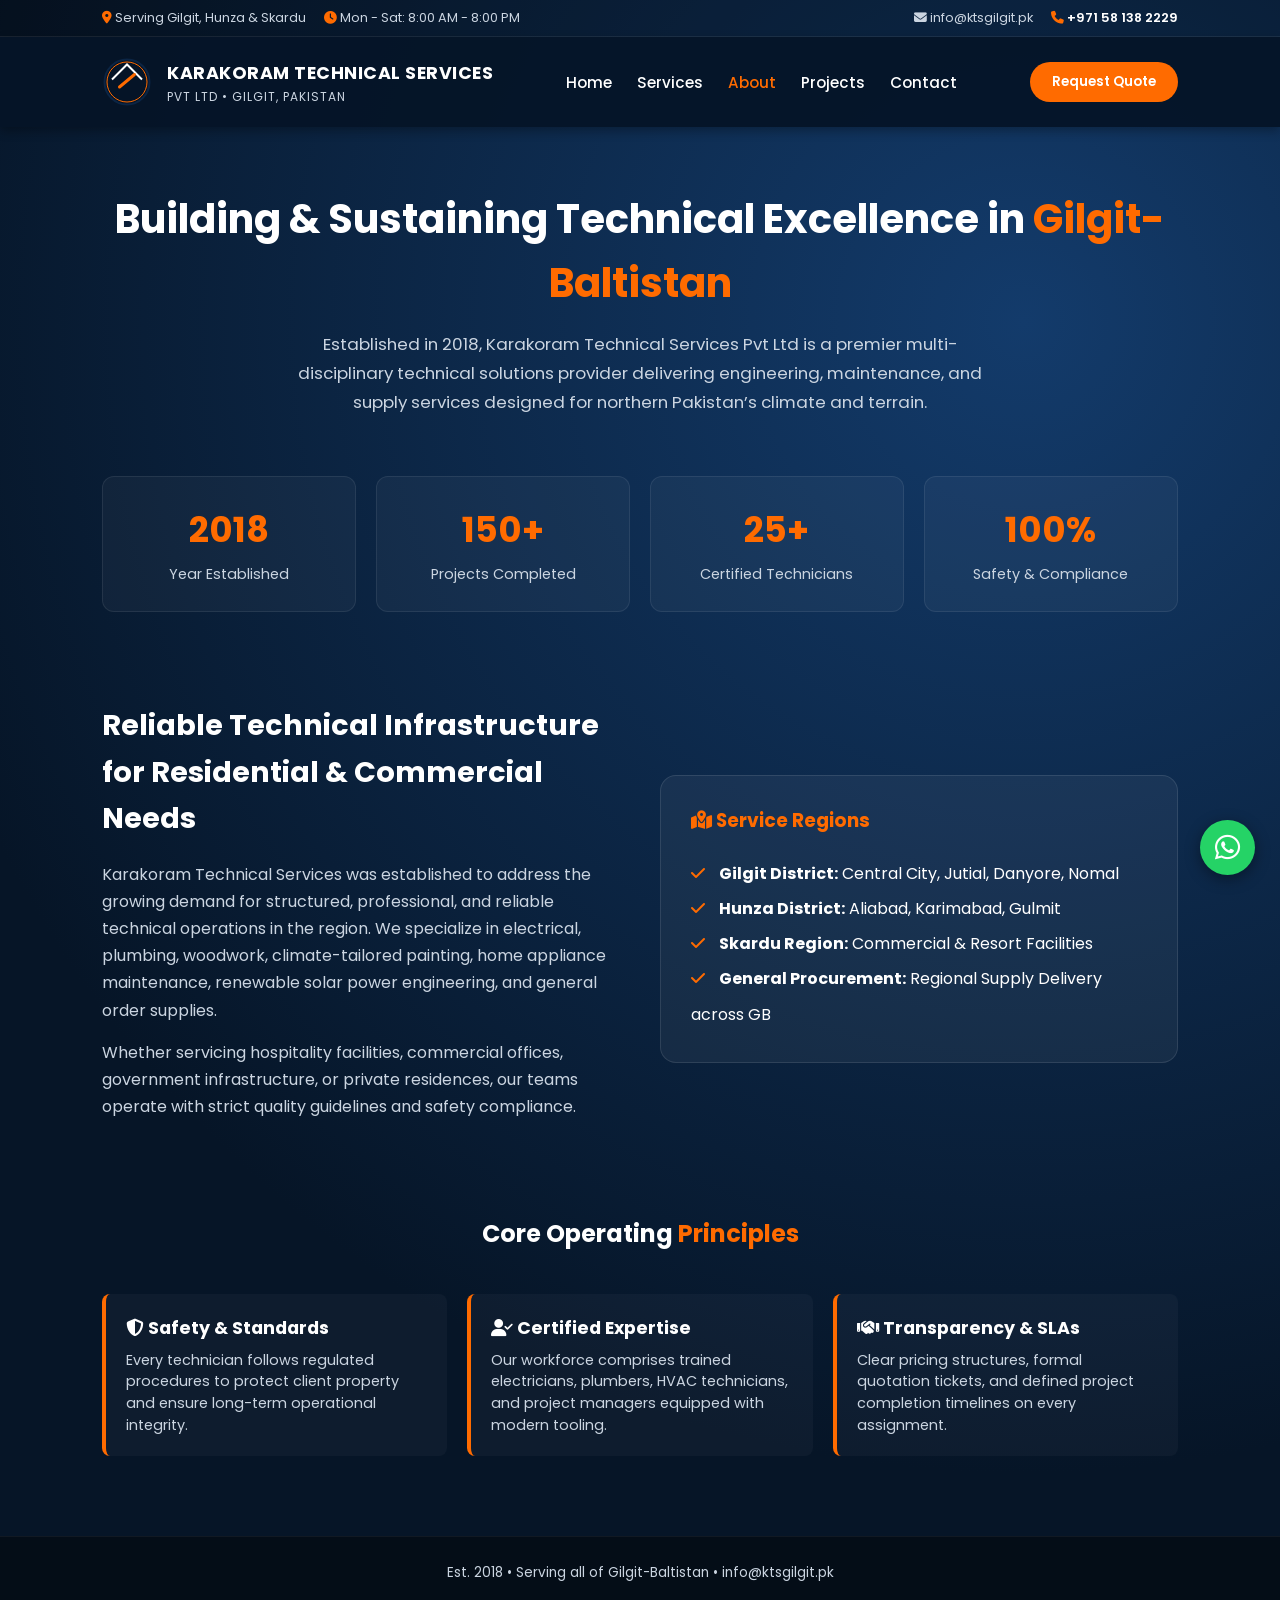
<file: about.html>
<!DOCTYPE html>
<html lang="en">
<head>
    <meta charset="UTF-8">
    <meta name="viewport" content="width=device-width, initial-scale=1.0">
    <title>About Us | Karakoram Technical Services Pvt Ltd</title>
    <link rel="stylesheet" href="https://cdnjs.cloudflare.com/ajax/libs/font-awesome/6.4.0/css/all.min.css">
    <link href="https://fonts.googleapis.com/css2?family=Poppins:wght@300;400;600;700&display=swap" rel="stylesheet">
    <link rel="stylesheet" href="css/style.css">
    <style>
        .about-hero {
            padding: 60px 8% 40px;
            text-align: center;
        }
        .about-hero h1 {
            font-size: 2.5rem;
            margin-bottom: 15px;
        }
        .about-hero p {
            color: var(--text-dim);
            max-width: 700px;
            margin: 0 auto;
            font-size: 1.05rem;
            line-height: 1.7;
        }
        .stats-container {
            display: grid;
            grid-template-columns: repeat(auto-fit, minmax(200px, 1fr));
            gap: 20px;
            padding: 20px 8% 50px;
        }
        .stat-card {
            background: rgba(255, 255, 255, 0.04);
            border: 1px solid rgba(255, 255, 255, 0.08);
            border-radius: 12px;
            padding: 25px;
            text-align: center;
        }
        .stat-card h3 {
            font-size: 2.2rem;
            color: var(--accent-orange);
            margin-bottom: 5px;
        }
        .stat-card p {
            color: var(--text-dim);
            font-size: 0.9rem;
        }
        .about-grid {
            display: grid;
            grid-template-columns: 1fr 1fr;
            gap: 40px;
            padding: 40px 8% 80px;
            align-items: center;
        }
        @media (max-width: 768px) {
            .about-grid {
                grid-template-columns: 1fr;
            }
        }
        .about-text h2 {
            font-size: 1.8rem;
            margin-bottom: 20px;
        }
        .about-text p {
            color: var(--text-dim);
            line-height: 1.7;
            margin-bottom: 15px;
        }
        .values-grid {
            display: grid;
            grid-template-columns: repeat(auto-fit, minmax(250px, 1fr));
            gap: 20px;
            padding: 20px 8% 80px;
        }
        .value-card {
            background: rgba(255, 255, 255, 0.03);
            border-left: 4px solid var(--accent-orange);
            border-radius: 8px;
            padding: 20px;
        }
        .value-card h4 {
            font-size: 1.1rem;
            margin-bottom: 8px;
            color: var(--text-light);
        }
        .value-card p {
            color: var(--text-dim);
            font-size: 0.9rem;
            line-height: 1.5;
        }
    </style>
</head>
<body>
    <div class="bg-pattern">
        
        <!-- Top Info Header Bar -->
        <div style="background: rgba(0, 0, 0, 0.3); border-bottom: 1px solid rgba(255,255,255,0.08); padding: 8px 8%; font-size: 0.8rem; color: var(--text-dim); display: flex; justify-content: space-between; align-items: center; flex-wrap: wrap; gap: 10px;">
            <div>
                <span style="margin-right: 15px;"><i class="fa-solid fa-location-dot" style="color: var(--accent-orange);"></i> Serving Gilgit, Hunza & Skardu</span>
                <span><i class="fa-solid fa-clock" style="color: var(--accent-orange);"></i> Mon - Sat: 8:00 AM - 8:00 PM</span>
            </div>
            <div>
                <a href="mailto:info@ktsgilgit.pk" style="color: var(--text-dim); text-decoration: none; margin-right: 15px;"><i class="fa-solid fa-envelope"></i> info@ktsgilgit.pk</a>
                <a href="tel:+971581382229" style="color: var(--text-light); text-decoration: none; font-weight: 600;"><i class="fa-solid fa-phone" style="color: var(--accent-orange);"></i> +971 58 138 2229</a>
            </div>
        </div>

        <!-- Shared Header -->
        <header>
            <div class="logo-container">
                <svg class="logo-svg" viewBox="0 0 100 100">
                    <circle cx="50" cy="50" r="45" fill="none" stroke="#0b2545" stroke-width="4"/>
                    <circle cx="50" cy="50" r="40" fill="none" stroke="#ff6b00" stroke-width="2"/>
                    <path d="M 20,45 L 50,15 L 80,45" fill="none" stroke="#ffffff" stroke-width="4"/>
                    <path d="M 35,60 L 65,35" stroke="#ff6b00" stroke-width="6" stroke-linecap="round"/>
                </svg>
                <div class="brand-name">
                    <h1>Karakoram Technical Services</h1>
                    <p>PVT LTD • GILGIT, PAKISTAN</p>
                </div>
            </div>
            <nav>
                <ul>
                    <li><a href="index.html">Home</a></li>
                    <li><a href="services.html">Services</a></li>
                    <li><a href="about.html" class="active">About</a></li>
                    <li><a href="projects.html">Projects</a></li>
                    <li><a href="contact.html">Contact</a></li>
                </ul>
            </nav>
            <button class="btn-orange" onclick="location.href='index.html#quote-form-section'">Request Quote</button>
        </header>

        <!-- Hero -->
        <div class="about-hero">
            <h1>Building & Sustaining Technical Excellence in <span style="color: var(--accent-orange);">Gilgit-Baltistan</span></h1>
            <p>Established in 2018, Karakoram Technical Services Pvt Ltd is a premier multi-disciplinary technical solutions provider delivering engineering, maintenance, and supply services designed for northern Pakistan’s climate and terrain.</p>
        </div>

        <!-- Stats Grid -->
        <section class="stats-container">
            <div class="stat-card">
                <h3>2018</h3>
                <p>Year Established</p>
            </div>
            <div class="stat-card">
                <h3>150+</h3>
                <p>Projects Completed</p>
            </div>
            <div class="stat-card">
                <h3>25+</h3>
                <p>Certified Technicians</p>
            </div>
            <div class="stat-card">
                <h3>100%</h3>
                <p>Safety & Compliance</p>
            </div>
        </section>

        <!-- About Narrative -->
        <section class="about-grid">
            <div class="about-text">
                <h2>Reliable Technical Infrastructure for Residential & Commercial Needs</h2>
                <p>Karakoram Technical Services was established to address the growing demand for structured, professional, and reliable technical operations in the region. We specialize in electrical, plumbing, woodwork, climate-tailored painting, home appliance maintenance, renewable solar power engineering, and general order supplies.</p>
                <p>Whether servicing hospitality facilities, commercial offices, government infrastructure, or private residences, our teams operate with strict quality guidelines and safety compliance.</p>
            </div>
            <div style="background: rgba(255,255,255,0.05); border: 1px solid rgba(255,255,255,0.1); border-radius: 16px; padding: 30px;">
                <h3 style="margin-bottom: 20px; color: var(--accent-orange);"><i class="fa-solid fa-map-location-dot"></i> Service Regions</h3>
                <ul style="list-style: none; padding: 0; line-height: 2.2; color: var(--text-light);">
                    <li><i class="fa-solid fa-check" style="color: var(--accent-orange); margin-right: 10px;"></i> <strong>Gilgit District:</strong> Central City, Jutial, Danyore, Nomal</li>
                    <li><i class="fa-solid fa-check" style="color: var(--accent-orange); margin-right: 10px;"></i> <strong>Hunza District:</strong> Aliabad, Karimabad, Gulmit</li>
                    <li><i class="fa-solid fa-check" style="color: var(--accent-orange); margin-right: 10px;"></i> <strong>Skardu Region:</strong> Commercial & Resort Facilities</li>
                    <li><i class="fa-solid fa-check" style="color: var(--accent-orange); margin-right: 10px;"></i> <strong>General Procurement:</strong> Regional Supply Delivery across GB</li>
                </ul>
            </div>
        </section>

        <!-- Values -->
        <div style="text-align: center; margin-bottom: 20px;">
            <h2>Core Operating <span style="color: var(--accent-orange);">Principles</span></h2>
        </div>
        <section class="values-grid">
            <div class="value-card">
                <h4><i class="fa-solid fa-shield-halved"></i> Safety & Standards</h4>
                <p>Every technician follows regulated procedures to protect client property and ensure long-term operational integrity.</p>
            </div>
            <div class="value-card">
                <h4><i class="fa-solid fa-user-check"></i> Certified Expertise</h4>
                <p>Our workforce comprises trained electricians, plumbers, HVAC technicians, and project managers equipped with modern tooling.</p>
            </div>
            <div class="value-card">
                <h4><i class="fa-solid fa-handshake"></i> Transparency & SLAs</h4>
                <p>Clear pricing structures, formal quotation tickets, and defined project completion timelines on every assignment.</p>
            </div>
        </section>

        <footer>
            <p>Est. 2018 • Serving all of Gilgit-Baltistan • info@ktsgilgit.pk</p>
        </footer>
    </div>

    <!-- Floating Emergency WhatsApp Widget -->
    <a href="javascript:void(0)" onclick="emergencyWhatsApp()" style="position: fixed; bottom: 25px; right: 25px; background: #25d366; color: white; width: 55px; height: 55px; border-radius: 50%; display: flex; align-items: center; justify-content: center; font-size: 1.8rem; box-shadow: 0 4px 15px rgba(0,0,0,0.4); z-index: 1000; text-decoration: none;" title="Emergency Support">
        <i class="fa-brands fa-whatsapp"></i>
    </a>

    <script src="js/main.js"></script>
</body>
</html>
</file>
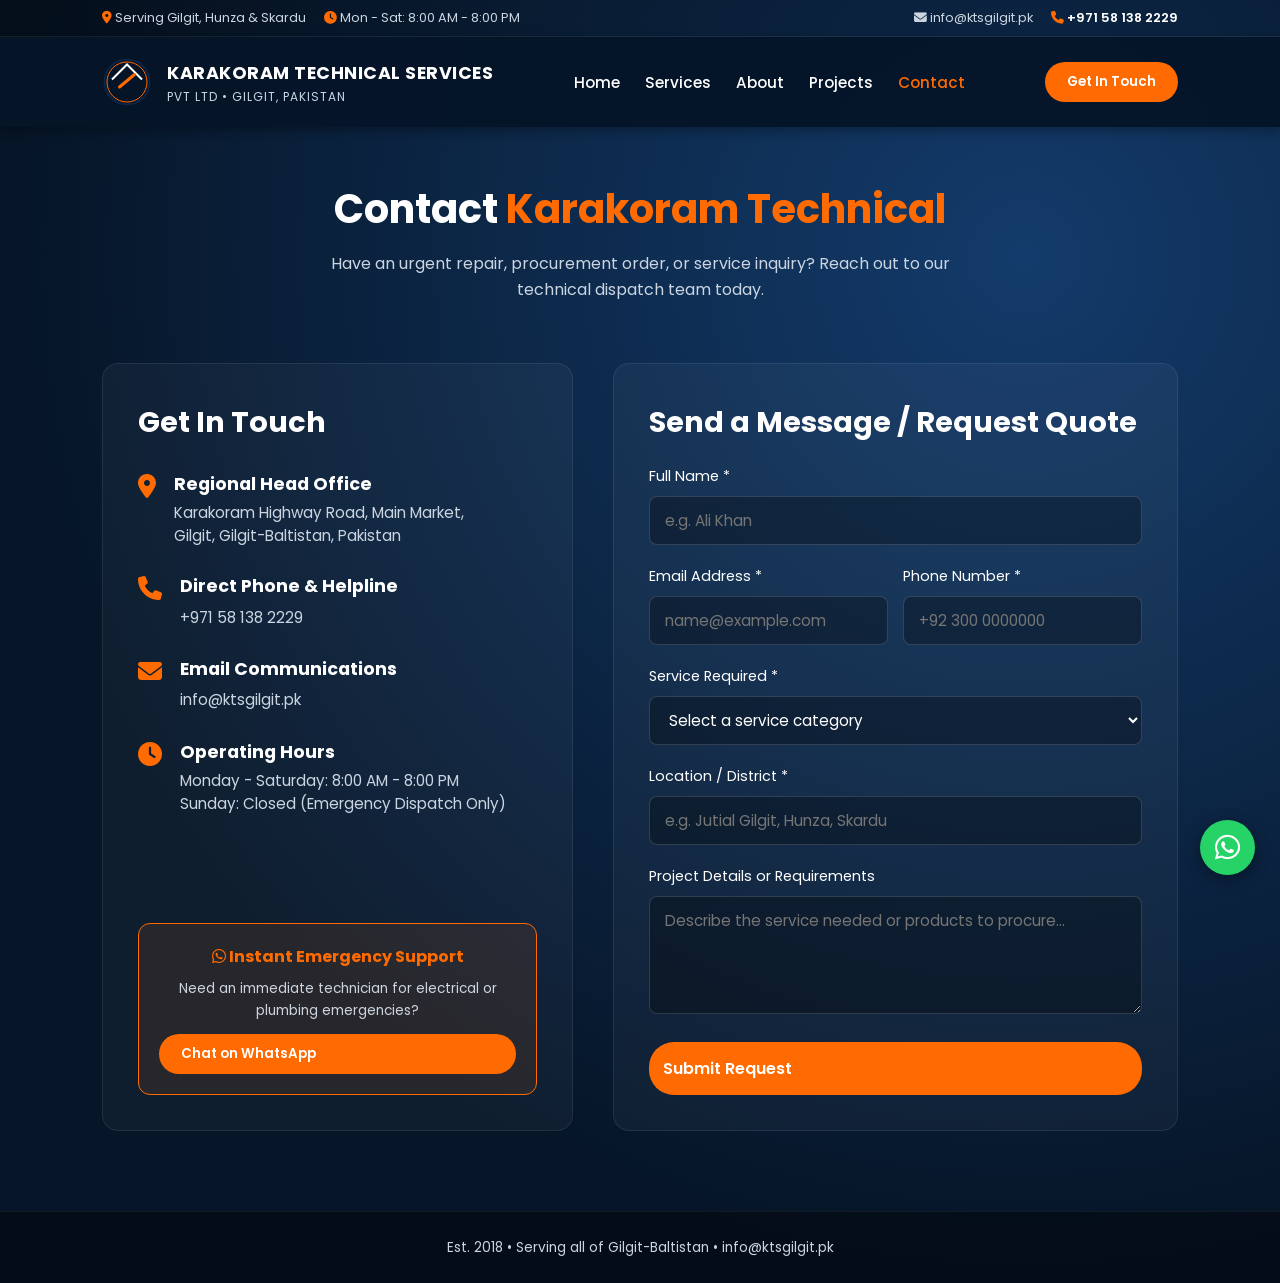
<file: contact.html>
<!DOCTYPE html>
<html lang="en">
<head>
    <meta charset="UTF-8">
    <meta name="viewport" content="width=device-width, initial-scale=1.0">
    <title>Contact Us | Karakoram Technical Services Pvt Ltd</title>
    <link rel="stylesheet" href="https://cdnjs.cloudflare.com/ajax/libs/font-awesome/6.4.0/css/all.min.css">
    <link href="https://fonts.googleapis.com/css2?family=Poppins:wght@300;400;600;700&display=swap" rel="stylesheet">
    <link rel="stylesheet" href="css/style.css">
    <style>
        .page-banner {
            padding: 50px 8% 20px;
            text-align: center;
        }
        .page-banner h1 {
            font-size: 2.5rem;
            margin-bottom: 10px;
        }
        .page-banner p {
            color: var(--text-dim);
            max-width: 650px;
            margin: 0 auto;
        }
        .contact-container {
            display: grid;
            grid-template-columns: 1fr 1.2fr;
            gap: 40px;
            padding: 40px 8% 80px;
        }
        @media (max-width: 850px) {
            .contact-container {
                grid-template-columns: 1fr;
            }
        }
        .contact-info-panel {
            background: rgba(255, 255, 255, 0.04);
            border: 1px solid rgba(255, 255, 255, 0.08);
            border-radius: 16px;
            padding: 35px;
            display: flex;
            flex-direction: column;
            justify-content: space-between;
        }
        .info-item {
            display: flex;
            align-items: flex-start;
            gap: 18px;
            margin-bottom: 25px;
        }
        .info-item i {
            font-size: 1.5rem;
            color: var(--accent-orange);
            margin-top: 4px;
        }
        .info-item h4 {
            font-size: 1.1rem;
            margin-bottom: 4px;
            color: var(--text-light);
        }
        .info-item p, .info-item a {
            color: var(--text-dim);
            font-size: 0.95rem;
            text-decoration: none;
            line-height: 1.5;
        }
        .info-item a:hover {
            color: var(--accent-orange);
        }
        .contact-form-panel {
            background: rgba(255, 255, 255, 0.04);
            border: 1px solid rgba(255, 255, 255, 0.08);
            border-radius: 16px;
            padding: 35px;
        }
        .form-group {
            margin-bottom: 20px;
        }
        .form-group label {
            display: block;
            margin-bottom: 8px;
            font-size: 0.9rem;
            color: var(--text-light);
        }
        .form-group input, .form-group select, .form-group textarea {
            width: 100%;
            padding: 12px 15px;
            background: rgba(0, 0, 0, 0.3);
            border: 1px solid rgba(255, 255, 255, 0.15);
            border-radius: 8px;
            color: #ffffff;
            font-family: inherit;
            font-size: 0.95rem;
            outline: none;
            transition: border-color 0.3s;
        }
        .form-group input:focus, .form-group select:focus, .form-group textarea:focus {
            border-color: var(--accent-orange);
        }
        .form-group select option {
            background: #0b2545;
            color: #ffffff;
        }
        /* Modal Styles */
        .modal-overlay {
            display: none;
            position: fixed;
            top: 0;
            left: 0;
            width: 100%;
            height: 100%;
            background: rgba(0, 0, 0, 0.8);
            justify-content: center;
            align-items: center;
            z-index: 2000;
        }
        .modal-box {
            background: #0b2545;
            border: 1px solid var(--accent-orange);
            border-radius: 16px;
            padding: 30px;
            max-width: 450px;
            width: 90%;
            text-align: center;
            color: #ffffff;
        }
    </style>
</head>
<body>
    <div class="bg-pattern">
        
        <!-- Top Info Header Bar -->
        <div style="background: rgba(0, 0, 0, 0.3); border-bottom: 1px solid rgba(255,255,255,0.08); padding: 8px 8%; font-size: 0.8rem; color: var(--text-dim); display: flex; justify-content: space-between; align-items: center; flex-wrap: wrap; gap: 10px;">
            <div>
                <span style="margin-right: 15px;"><i class="fa-solid fa-location-dot" style="color: var(--accent-orange);"></i> Serving Gilgit, Hunza & Skardu</span>
                <span><i class="fa-solid fa-clock" style="color: var(--accent-orange);"></i> Mon - Sat: 8:00 AM - 8:00 PM</span>
            </div>
            <div>
                <a href="mailto:info@ktsgilgit.pk" style="color: var(--text-dim); text-decoration: none; margin-right: 15px;"><i class="fa-solid fa-envelope"></i> info@ktsgilgit.pk</a>
                <a href="tel:+971581382229" style="color: var(--text-light); text-decoration: none; font-weight: 600;"><i class="fa-solid fa-phone" style="color: var(--accent-orange);"></i> +971 58 138 2229</a>
            </div>
        </div>

        <!-- Shared Navigation Header -->
        <header>
            <div class="logo-container">
                <svg class="logo-svg" viewBox="0 0 100 100">
                    <circle cx="50" cy="50" r="45" fill="none" stroke="#0b2545" stroke-width="4"/>
                    <circle cx="50" cy="50" r="40" fill="none" stroke="#ff6b00" stroke-width="2"/>
                    <path d="M 20,45 L 50,15 L 80,45" fill="none" stroke="#ffffff" stroke-width="4"/>
                    <path d="M 35,60 L 65,35" stroke="#ff6b00" stroke-width="6" stroke-linecap="round"/>
                </svg>
                <div class="brand-name">
                    <h1>Karakoram Technical Services</h1>
                    <p>PVT LTD • GILGIT, PAKISTAN</p>
                </div>
            </div>
            <nav>
                <ul>
                    <li><a href="index.html">Home</a></li>
                    <li><a href="services.html">Services</a></li>
                    <li><a href="about.html">About</a></li>
                    <li><a href="projects.html">Projects</a></li>
                    <li><a href="contact.html" class="active">Contact</a></li>
                </ul>
            </nav>
            <button class="btn-orange" onclick="document.getElementById('contactForm').scrollIntoView({behavior: 'smooth'})">Get In Touch</button>
        </header>

        <!-- Banner -->
        <div class="page-banner">
            <h1>Contact <span style="color: var(--accent-orange);">Karakoram Technical</span></h1>
            <p>Have an urgent repair, procurement order, or service inquiry? Reach out to our technical dispatch team today.</p>
        </div>

        <!-- Contact Section -->
        <section class="contact-container">
            
            <!-- Contact Details Panel -->
            <div class="contact-info-panel">
                <div>
                    <h2 style="font-size: 1.8rem; margin-bottom: 25px;">Get In Touch</h2>
                    
                    <div class="info-item">
                        <i class="fa-solid fa-location-dot"></i>
                        <div>
                            <h4>Regional Head Office</h4>
                            <p>Karakoram Highway Road, Main Market,<br>Gilgit, Gilgit-Baltistan, Pakistan</p>
                        </div>
                    </div>

                    <div class="info-item">
                        <i class="fa-solid fa-phone"></i>
                        <div>
                            <h4>Direct Phone & Helpline</h4>
                            <a href="tel:+971581382229">+971 58 138 2229</a>
                        </div>
                    </div>

                    <div class="info-item">
                        <i class="fa-solid fa-envelope"></i>
                        <div>
                            <h4>Email Communications</h4>
                            <a href="mailto:info@ktsgilgit.pk">info@ktsgilgit.pk</a>
                        </div>
                    </div>

                    <div class="info-item">
                        <i class="fa-solid fa-clock"></i>
                        <div>
                            <h4>Operating Hours</h4>
                            <p>Monday - Saturday: 8:00 AM - 8:00 PM<br>Sunday: Closed (Emergency Dispatch Only)</p>
                        </div>
                    </div>
                </div>

                <div style="background: rgba(255, 107, 0, 0.1); border: 1px solid var(--accent-orange); border-radius: 12px; padding: 20px; text-align: center; margin-top: 20px;">
                    <h4 style="color: var(--accent-orange); margin-bottom: 8px;"><i class="fa-brands fa-whatsapp"></i> Instant Emergency Support</h4>
                    <p style="font-size: 0.85rem; color: var(--text-dim); margin-bottom: 12px;">Need an immediate technician for electrical or plumbing emergencies?</p>
                    <button class="btn-orange" style="width: 100%;" onclick="emergencyWhatsApp('Emergency Inquiry')">Chat on WhatsApp</button>
                </div>
            </div>

            <!-- Form Panel -->
            <div class="contact-form-panel">
                <h2 style="font-size: 1.8rem; margin-bottom: 20px;">Send a Message / Request Quote</h2>
                
                <form id="contactForm" onsubmit="handleQuoteSubmit(event)">
                    <div class="form-group">
                        <label for="fullName">Full Name *</label>
                        <input type="text" id="fullName" name="name" required placeholder="e.g. Ali Khan">
                    </div>

                    <div style="display: grid; grid-template-columns: 1fr 1fr; gap: 15px;">
                        <div class="form-group">
                            <label for="email">Email Address *</label>
                            <input type="email" id="email" name="email" required placeholder="name@example.com">
                        </div>
                        <div class="form-group">
                            <label for="phone">Phone Number *</label>
                            <input type="tel" id="phone" name="phone" required placeholder="+92 300 0000000">
                        </div>
                    </div>

                    <div class="form-group">
                        <label for="serviceType">Service Required *</label>
                        <select id="serviceType" name="service" required>
                            <option value="">Select a service category</option>
                            <option value="Electrician">Electrician & Rewiring</option>
                            <option value="Plumber">Plumber & Sanitary</option>
                            <option value="Carpenter">Carpenter & Woodwork</option>
                            <option value="Painter">Painter & Weather Proofing</option>
                            <option value="Home Appliances">Home Appliances Maintenance</option>
                            <option value="General Order Supplier">General Order Supplier</option>
                            <option value="Solar Installation">Solar Systems & Net Metering</option>
                            <option value="Building Maintenance">Facility & Building Maintenance</option>
                        </select>
                    </div>

                    <div class="form-group">
                        <label for="location">Location / District *</label>
                        <input type="text" id="location" name="location" required placeholder="e.g. Jutial Gilgit, Hunza, Skardu">
                    </div>

                    <div class="form-group">
                        <label for="message">Project Details or Requirements</label>
                        <textarea id="message" name="message" rows="4" placeholder="Describe the service needed or products to procure..."></textarea>
                    </div>

                    <button type="submit" class="btn-orange" style="width: 100%; padding: 14px; font-size: 1rem;">Submit Request</button>
                </form>
            </div>

        </section>

        <footer>
            <p>Est. 2018 • Serving all of Gilgit-Baltistan • info@ktsgilgit.pk</p>
        </footer>
    </div>

    <!-- Confirmation Modal -->
    <div id="confirmationModal" class="modal-overlay">
        <div class="modal-box">
            <i class="fa-solid fa-circle-check" style="font-size: 3rem; color: #22c55e; margin-bottom: 15px;"></i>
            <h3>Request Submitted Successfully!</h3>
            <p style="color: var(--text-dim); margin: 15px 0; font-size: 0.95rem;">
                Thank you for contacting Karakoram Technical Services. Your reference ticket number is:
            </p>
            <div id="refTicketNumber" style="font-size: 1.3rem; font-weight: 700; color: var(--accent-orange); background: rgba(0,0,0,0.4); padding: 10px; border-radius: 8px; margin-bottom: 20px;"></div>
            <p style="color: var(--text-dim); font-size: 0.85rem; margin-bottom: 20px;">
                Our dispatch team will review your inquiry and get back to you shortly.
            </p>
            <button class="btn-orange" onclick="closeConfirmationModal()">Close</button>
        </div>
    </div>

    <!-- Floating Emergency WhatsApp Widget -->
    <a href="javascript:void(0)" onclick="emergencyWhatsApp()" style="position: fixed; bottom: 25px; right: 25px; background: #25d366; color: white; width: 55px; height: 55px; border-radius: 50%; display: flex; align-items: center; justify-content: center; font-size: 1.8rem; box-shadow: 0 4px 15px rgba(0,0,0,0.4); z-index: 1000; text-decoration: none;" title="Emergency Support">
        <i class="fa-brands fa-whatsapp"></i>
    </a>

    <script src="js/main.js"></script>
</body>
</html>
</file>
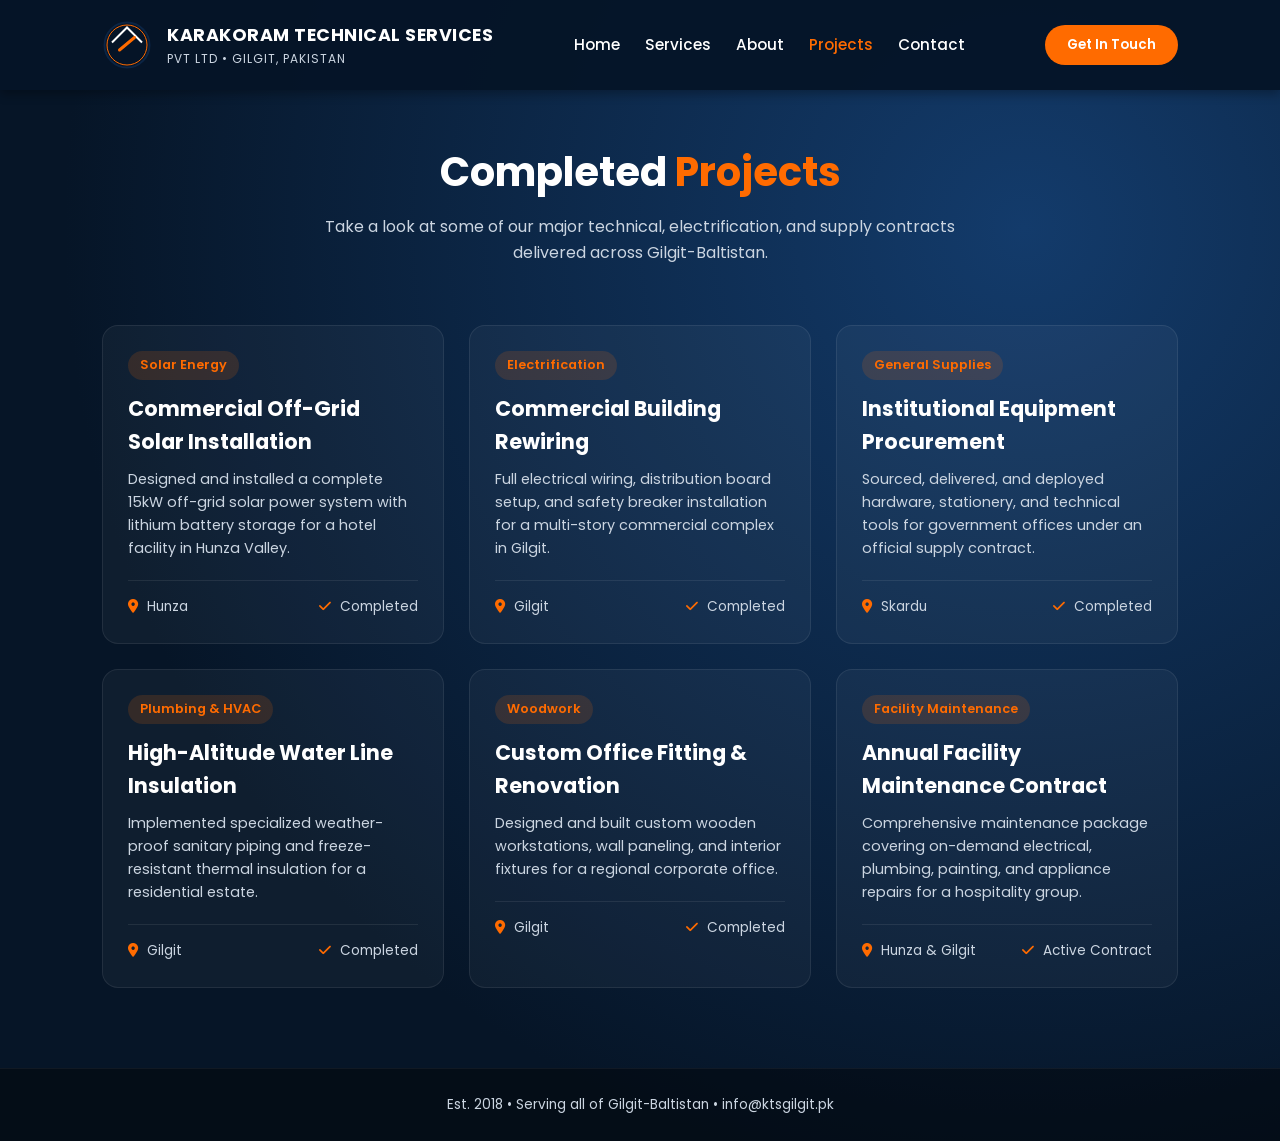
<file: project.html>
<!DOCTYPE html>
<html lang="en">
<head>
    <meta charset="UTF-8">
    <meta name="viewport" content="width=device-width, initial-scale=1.0">
    <title>Projects & Portfolio | Karakoram Technical Services</title>
    <link rel="stylesheet" href="https://cdnjs.cloudflare.com/ajax/libs/font-awesome/6.4.0/css/all.min.css">
    <link href="https://fonts.googleapis.com/css2?family=Poppins:wght@300;400;600;700&display=swap" rel="stylesheet">
    <link rel="stylesheet" href="css/style.css">
    <style>
        .page-banner {
            padding: 50px 8% 20px;
            text-align: center;
        }
        .page-banner h1 {
            font-size: 2.5rem;
            margin-bottom: 10px;
        }
        .page-banner p {
            color: var(--text-dim);
            max-width: 650px;
            margin: 0 auto;
        }
        .projects-grid {
            display: grid;
            grid-template-columns: repeat(auto-fit, minmax(320px, 1fr));
            gap: 25px;
            padding: 40px 8% 80px;
        }
        .project-card {
            background: rgba(255, 255, 255, 0.04);
            border: 1px solid rgba(255, 255, 255, 0.08);
            border-radius: 16px;
            overflow: hidden;
            transition: transform 0.3s, border-color 0.3s;
        }
        .project-card:hover {
            transform: translateY(-5px);
            border-color: var(--accent-orange);
        }
        .project-body {
            padding: 25px;
        }
        .project-badge {
            display: inline-block;
            background: rgba(255, 107, 0, 0.15);
            color: var(--accent-orange);
            font-size: 0.8rem;
            font-weight: 600;
            padding: 4px 12px;
            border-radius: 20px;
            margin-bottom: 12px;
        }
        .project-title {
            font-size: 1.3rem;
            margin-bottom: 10px;
            color: var(--text-light);
        }
        .project-desc {
            color: var(--text-dim);
            font-size: 0.9rem;
            line-height: 1.6;
            margin-bottom: 20px;
        }
        .project-meta {
            display: flex;
            justify-content: space-between;
            align-items: center;
            border-top: 1px solid rgba(255, 255, 255, 0.08);
            padding-top: 15px;
            font-size: 0.85rem;
            color: var(--text-dim);
        }
        .project-meta i {
            color: var(--accent-orange);
            margin-right: 5px;
        }
    </style>
</head>
<body>
    <div class="bg-pattern">
        
        <!-- Header -->
        <header>
            <div class="logo-container">
                <svg class="logo-svg" viewBox="0 0 100 100">
                    <circle cx="50" cy="50" r="45" fill="none" stroke="#0b2545" stroke-width="4"/>
                    <circle cx="50" cy="50" r="40" fill="none" stroke="#ff6b00" stroke-width="2"/>
                    <path d="M 20,45 L 50,15 L 80,45" fill="none" stroke="#ffffff" stroke-width="4"/>
                    <path d="M 35,60 L 65,35" stroke="#ff6b00" stroke-width="6" stroke-linecap="round"/>
                </svg>
                <div class="brand-name">
                    <h1>Karakoram Technical Services</h1>
                    <p>PVT LTD • GILGIT, PAKISTAN</p>
                </div>
            </div>
            <nav>
                <ul>
                    <li><a href="index.html">Home</a></li>
                    <li><a href="services.html">Services</a></li>
                    <li><a href="about.html">About</a></li>
                    <li><a href="projects.html" class="active">Projects</a></li>
                    <li><a href="contact.html">Contact</a></li>
                </ul>
            </nav>
            <button class="btn-orange" onclick="window.location.href='contact.html'">Get In Touch</button>
        </header>

        <!-- Page Banner -->
        <div class="page-banner">
            <h1>Completed <span style="color: var(--accent-orange);">Projects</span></h1>
            <p>Take a look at some of our major technical, electrification, and supply contracts delivered across Gilgit-Baltistan.</p>
        </div>

        <!-- Projects Grid -->
        <div class="projects-grid">
            
            <div class="project-card">
                <div class="project-body">
                    <span class="project-badge">Solar Energy</span>
                    <h3 class="project-title">Commercial Off-Grid Solar Installation</h3>
                    <p class="project-desc">Designed and installed a complete 15kW off-grid solar power system with lithium battery storage for a hotel facility in Hunza Valley.</p>
                    <div class="project-meta">
                        <span><i class="fa-solid fa-location-dot"></i> Hunza</span>
                        <span><i class="fa-solid fa-check"></i> Completed</span>
                    </div>
                </div>
            </div>

            <div class="project-card">
                <div class="project-body">
                    <span class="project-badge">Electrification</span>
                    <h3 class="project-title">Commercial Building Rewiring</h3>
                    <p class="project-desc">Full electrical wiring, distribution board setup, and safety breaker installation for a multi-story commercial complex in Gilgit.</p>
                    <div class="project-meta">
                        <span><i class="fa-solid fa-location-dot"></i> Gilgit</span>
                        <span><i class="fa-solid fa-check"></i> Completed</span>
                    </div>
                </div>
            </div>

            <div class="project-card">
                <div class="project-body">
                    <span class="project-badge">General Supplies</span>
                    <h3 class="project-title">Institutional Equipment Procurement</h3>
                    <p class="project-desc">Sourced, delivered, and deployed hardware, stationery, and technical tools for government offices under an official supply contract.</p>
                    <div class="project-meta">
                        <span><i class="fa-solid fa-location-dot"></i> Skardu</span>
                        <span><i class="fa-solid fa-check"></i> Completed</span>
                    </div>
                </div>
            </div>

            <div class="project-card">
                <div class="project-body">
                    <span class="project-badge">Plumbing & HVAC</span>
                    <h3 class="project-title">High-Altitude Water Line Insulation</h3>
                    <p class="project-desc">Implemented specialized weather-proof sanitary piping and freeze-resistant thermal insulation for a residential estate.</p>
                    <div class="project-meta">
                        <span><i class="fa-solid fa-location-dot"></i> Gilgit</span>
                        <span><i class="fa-solid fa-check"></i> Completed</span>
                    </div>
                </div>
            </div>

            <div class="project-card">
                <div class="project-body">
                    <span class="project-badge">Woodwork</span>
                    <h3 class="project-title">Custom Office Fitting & Renovation</h3>
                    <p class="project-desc">Designed and built custom wooden workstations, wall paneling, and interior fixtures for a regional corporate office.</p>
                    <div class="project-meta">
                        <span><i class="fa-solid fa-location-dot"></i> Gilgit</span>
                        <span><i class="fa-solid fa-check"></i> Completed</span>
                    </div>
                </div>
            </div>

            <div class="project-card">
                <div class="project-body">
                    <span class="project-badge">Facility Maintenance</span>
                    <h3 class="project-title">Annual Facility Maintenance Contract</h3>
                    <p class="project-desc">Comprehensive maintenance package covering on-demand electrical, plumbing, painting, and appliance repairs for a hospitality group.</p>
                    <div class="project-meta">
                        <span><i class="fa-solid fa-location-dot"></i> Hunza & Gilgit</span>
                        <span><i class="fa-solid fa-check"></i> Active Contract</span>
                    </div>
                </div>
            </div>

        </div>

        <footer>
            <p>Est. 2018 • Serving all of Gilgit-Baltistan • info@ktsgilgit.pk</p>
        </footer>
    </div>

    <script src="js/main.js"></script>
</body>
</html>
</file>
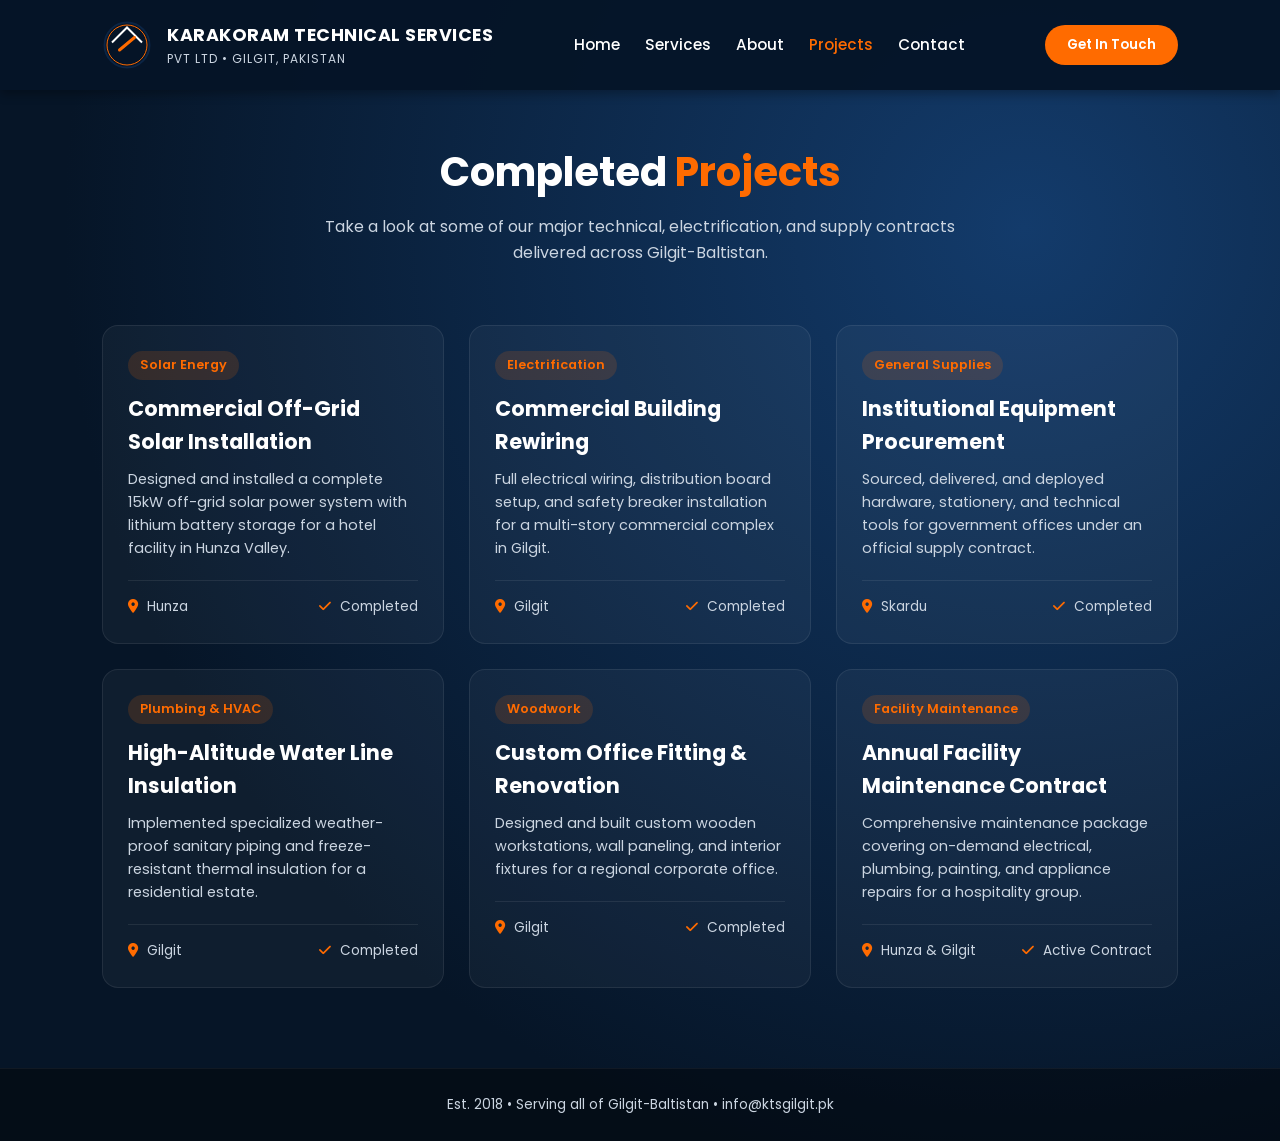
<file: projects.html>
<!DOCTYPE html>
<html lang="en">
<head>
    <meta charset="UTF-8">
    <meta name="viewport" content="width=device-width, initial-scale=1.0">
    <title>Projects & Portfolio | Karakoram Technical Services</title>
    <link rel="stylesheet" href="https://cdnjs.cloudflare.com/ajax/libs/font-awesome/6.4.0/css/all.min.css">
    <link href="https://fonts.googleapis.com/css2?family=Poppins:wght@300;400;600;700&display=swap" rel="stylesheet">
    <link rel="stylesheet" href="css/style.css">
    <style>
        .page-banner {
            padding: 50px 8% 20px;
            text-align: center;
        }
        .page-banner h1 {
            font-size: 2.5rem;
            margin-bottom: 10px;
        }
        .page-banner p {
            color: var(--text-dim);
            max-width: 650px;
            margin: 0 auto;
        }
        .projects-grid {
            display: grid;
            grid-template-columns: repeat(auto-fit, minmax(320px, 1fr));
            gap: 25px;
            padding: 40px 8% 80px;
        }
        .project-card {
            background: rgba(255, 255, 255, 0.04);
            border: 1px solid rgba(255, 255, 255, 0.08);
            border-radius: 16px;
            overflow: hidden;
            transition: transform 0.3s, border-color 0.3s;
        }
        .project-card:hover {
            transform: translateY(-5px);
            border-color: var(--accent-orange);
        }
        .project-body {
            padding: 25px;
        }
        .project-badge {
            display: inline-block;
            background: rgba(255, 107, 0, 0.15);
            color: var(--accent-orange);
            font-size: 0.8rem;
            font-weight: 600;
            padding: 4px 12px;
            border-radius: 20px;
            margin-bottom: 12px;
        }
        .project-title {
            font-size: 1.3rem;
            margin-bottom: 10px;
            color: var(--text-light);
        }
        .project-desc {
            color: var(--text-dim);
            font-size: 0.9rem;
            line-height: 1.6;
            margin-bottom: 20px;
        }
        .project-meta {
            display: flex;
            justify-content: space-between;
            align-items: center;
            border-top: 1px solid rgba(255, 255, 255, 0.08);
            padding-top: 15px;
            font-size: 0.85rem;
            color: var(--text-dim);
        }
        .project-meta i {
            color: var(--accent-orange);
            margin-right: 5px;
        }
    </style>
</head>
<body>
    <div class="bg-pattern">
        
        <!-- Header -->
        <header>
            <div class="logo-container">
                <svg class="logo-svg" viewBox="0 0 100 100">
                    <circle cx="50" cy="50" r="45" fill="none" stroke="#0b2545" stroke-width="4"/>
                    <circle cx="50" cy="50" r="40" fill="none" stroke="#ff6b00" stroke-width="2"/>
                    <path d="M 20,45 L 50,15 L 80,45" fill="none" stroke="#ffffff" stroke-width="4"/>
                    <path d="M 35,60 L 65,35" stroke="#ff6b00" stroke-width="6" stroke-linecap="round"/>
                </svg>
                <div class="brand-name">
                    <h1>Karakoram Technical Services</h1>
                    <p>PVT LTD • GILGIT, PAKISTAN</p>
                </div>
            </div>
            <nav>
                <ul>
                    <li><a href="index.html">Home</a></li>
                    <li><a href="services.html">Services</a></li>
                    <li><a href="about.html">About</a></li>
                    <li><a href="projects.html" class="active">Projects</a></li>
                    <li><a href="contact.html">Contact</a></li>
                </ul>
            </nav>
            <button class="btn-orange" onclick="window.location.href='contact.html'">Get In Touch</button>
        </header>

        <!-- Page Banner -->
        <div class="page-banner">
            <h1>Completed <span style="color: var(--accent-orange);">Projects</span></h1>
            <p>Take a look at some of our major technical, electrification, and supply contracts delivered across Gilgit-Baltistan.</p>
        </div>

        <!-- Projects Grid -->
        <div class="projects-grid">
            
            <div class="project-card">
                <div class="project-body">
                    <span class="project-badge">Solar Energy</span>
                    <h3 class="project-title">Commercial Off-Grid Solar Installation</h3>
                    <p class="project-desc">Designed and installed a complete 15kW off-grid solar power system with lithium battery storage for a hotel facility in Hunza Valley.</p>
                    <div class="project-meta">
                        <span><i class="fa-solid fa-location-dot"></i> Hunza</span>
                        <span><i class="fa-solid fa-check"></i> Completed</span>
                    </div>
                </div>
            </div>

            <div class="project-card">
                <div class="project-body">
                    <span class="project-badge">Electrification</span>
                    <h3 class="project-title">Commercial Building Rewiring</h3>
                    <p class="project-desc">Full electrical wiring, distribution board setup, and safety breaker installation for a multi-story commercial complex in Gilgit.</p>
                    <div class="project-meta">
                        <span><i class="fa-solid fa-location-dot"></i> Gilgit</span>
                        <span><i class="fa-solid fa-check"></i> Completed</span>
                    </div>
                </div>
            </div>

            <div class="project-card">
                <div class="project-body">
                    <span class="project-badge">General Supplies</span>
                    <h3 class="project-title">Institutional Equipment Procurement</h3>
                    <p class="project-desc">Sourced, delivered, and deployed hardware, stationery, and technical tools for government offices under an official supply contract.</p>
                    <div class="project-meta">
                        <span><i class="fa-solid fa-location-dot"></i> Skardu</span>
                        <span><i class="fa-solid fa-check"></i> Completed</span>
                    </div>
                </div>
            </div>

            <div class="project-card">
                <div class="project-body">
                    <span class="project-badge">Plumbing & HVAC</span>
                    <h3 class="project-title">High-Altitude Water Line Insulation</h3>
                    <p class="project-desc">Implemented specialized weather-proof sanitary piping and freeze-resistant thermal insulation for a residential estate.</p>
                    <div class="project-meta">
                        <span><i class="fa-solid fa-location-dot"></i> Gilgit</span>
                        <span><i class="fa-solid fa-check"></i> Completed</span>
                    </div>
                </div>
            </div>

            <div class="project-card">
                <div class="project-body">
                    <span class="project-badge">Woodwork</span>
                    <h3 class="project-title">Custom Office Fitting & Renovation</h3>
                    <p class="project-desc">Designed and built custom wooden workstations, wall paneling, and interior fixtures for a regional corporate office.</p>
                    <div class="project-meta">
                        <span><i class="fa-solid fa-location-dot"></i> Gilgit</span>
                        <span><i class="fa-solid fa-check"></i> Completed</span>
                    </div>
                </div>
            </div>

            <div class="project-card">
                <div class="project-body">
                    <span class="project-badge">Facility Maintenance</span>
                    <h3 class="project-title">Annual Facility Maintenance Contract</h3>
                    <p class="project-desc">Comprehensive maintenance package covering on-demand electrical, plumbing, painting, and appliance repairs for a hospitality group.</p>
                    <div class="project-meta">
                        <span><i class="fa-solid fa-location-dot"></i> Hunza & Gilgit</span>
                        <span><i class="fa-solid fa-check"></i> Active Contract</span>
                    </div>
                </div>
            </div>

        </div>

        <footer>
            <p>Est. 2018 • Serving all of Gilgit-Baltistan • info@ktsgilgit.pk</p>
        </footer>
    </div>

    <script src="js/main.js"></script>
</body>
</html>
</file>
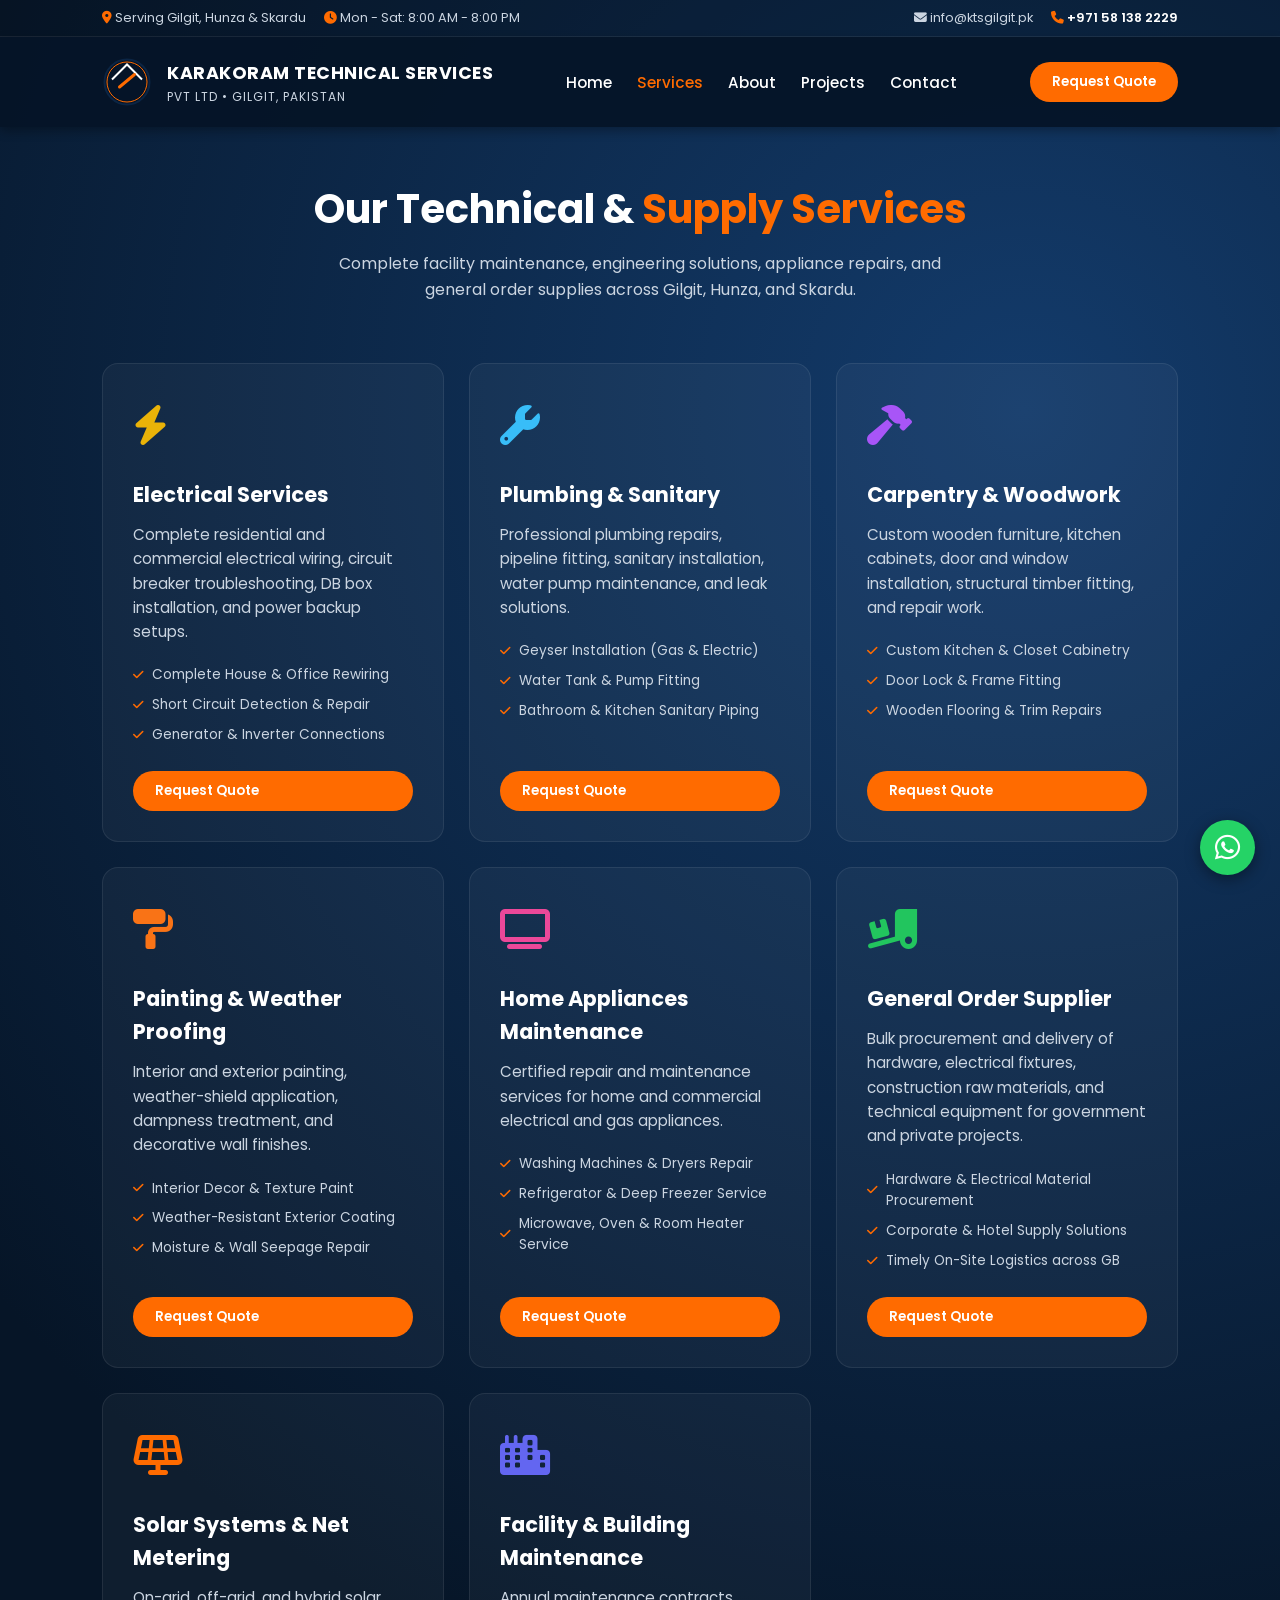
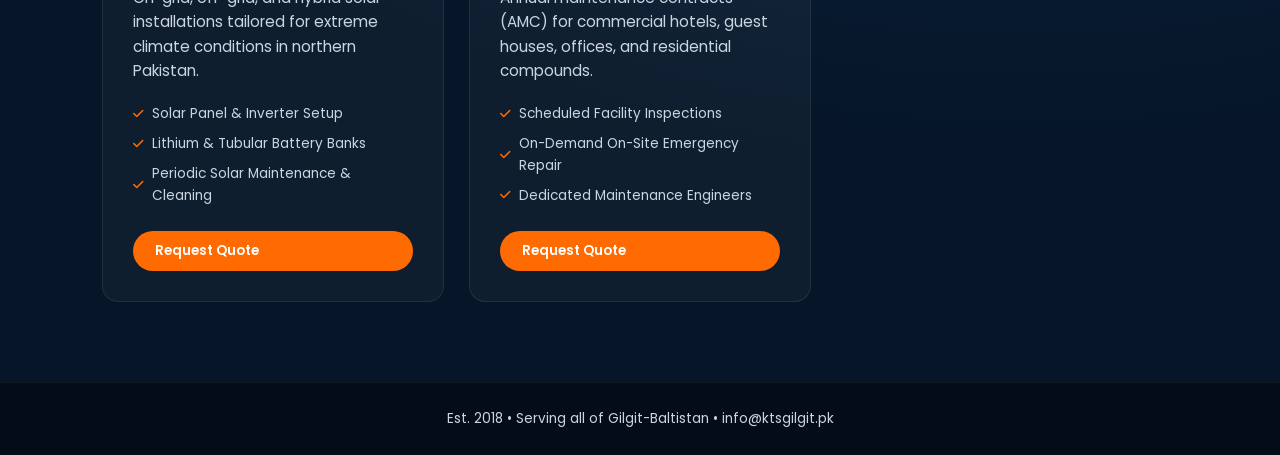
<file: services.html>
<!DOCTYPE html>
<html lang="en">
<head>
    <meta charset="UTF-8">
    <meta name="viewport" content="width=device-width, initial-scale=1.0">
    <title>Our Services | Karakoram Technical Services Pvt Ltd</title>
    <link rel="stylesheet" href="https://cdnjs.cloudflare.com/ajax/libs/font-awesome/6.4.0/css/all.min.css">
    <link href="https://fonts.googleapis.com/css2?family=Poppins:wght@300;400;600;700&display=swap" rel="stylesheet">
    <link rel="stylesheet" href="css/style.css">
    <style>
        .page-banner {
            padding: 50px 8% 20px;
            text-align: center;
        }
        .page-banner h1 {
            font-size: 2.5rem;
            margin-bottom: 10px;
        }
        .page-banner p {
            color: var(--text-dim);
            max-width: 650px;
            margin: 0 auto;
        }
        .services-detail-grid {
            display: grid;
            grid-template-columns: repeat(auto-fit, minmax(320px, 1fr));
            gap: 25px;
            padding: 40px 8% 80px;
        }
        .service-card {
            background: rgba(255, 255, 255, 0.04);
            border: 1px solid rgba(255, 255, 255, 0.08);
            border-radius: 16px;
            padding: 30px;
            transition: transform 0.3s, border-color 0.3s;
            display: flex;
            flex-direction: column;
            justify-content: space-between;
        }
        .service-card:hover {
            transform: translateY(-5px);
            border-color: var(--accent-orange);
        }
        .service-card .icon-box {
            font-size: 2.5rem;
            margin-bottom: 20px;
        }
        .service-card h3 {
            font-size: 1.3rem;
            margin-bottom: 12px;
            color: var(--text-light);
        }
        .service-card p {
            color: var(--text-dim);
            font-size: 0.95rem;
            margin-bottom: 20px;
            line-height: 1.6;
        }
        .service-list {
            list-style: none;
            padding: 0;
            margin-bottom: 25px;
        }
        .service-list li {
            font-size: 0.85rem;
            color: var(--text-dim);
            margin-bottom: 8px;
            display: flex;
            align-items: center;
            gap: 8px;
        }
        .service-list li i {
            color: var(--accent-orange);
            font-size: 0.75rem;
        }
    </style>
</head>
<body>
    <div class="bg-pattern">
        
        <!-- Top Info Header Bar -->
        <div style="background: rgba(0, 0, 0, 0.3); border-bottom: 1px solid rgba(255,255,255,0.08); padding: 8px 8%; font-size: 0.8rem; color: var(--text-dim); display: flex; justify-content: space-between; align-items: center; flex-wrap: wrap; gap: 10px;">
            <div>
                <span style="margin-right: 15px;"><i class="fa-solid fa-location-dot" style="color: var(--accent-orange);"></i> Serving Gilgit, Hunza & Skardu</span>
                <span><i class="fa-solid fa-clock" style="color: var(--accent-orange);"></i> Mon - Sat: 8:00 AM - 8:00 PM</span>
            </div>
            <div>
                <a href="mailto:info@ktsgilgit.pk" style="color: var(--text-dim); text-decoration: none; margin-right: 15px;"><i class="fa-solid fa-envelope"></i> info@ktsgilgit.pk</a>
                <a href="tel:+971581382229" style="color: var(--text-light); text-decoration: none; font-weight: 600;"><i class="fa-solid fa-phone" style="color: var(--accent-orange);"></i> +971 58 138 2229</a>
            </div>
        </div>

        <!-- Shared Navigation Header -->
        <header>
            <div class="logo-container">
                <svg class="logo-svg" viewBox="0 0 100 100">
                    <circle cx="50" cy="50" r="45" fill="none" stroke="#0b2545" stroke-width="4"/>
                    <circle cx="50" cy="50" r="40" fill="none" stroke="#ff6b00" stroke-width="2"/>
                    <path d="M 20,45 L 50,15 L 80,45" fill="none" stroke="#ffffff" stroke-width="4"/>
                    <path d="M 35,60 L 65,35" stroke="#ff6b00" stroke-width="6" stroke-linecap="round"/>
                </svg>
                <div class="brand-name">
                    <h1>Karakoram Technical Services</h1>
                    <p>PVT LTD • GILGIT, PAKISTAN</p>
                </div>
            </div>
            <nav>
                <ul>
                    <li><a href="index.html">Home</a></li>
                    <li><a href="services.html" class="active">Services</a></li>
                    <li><a href="about.html">About</a></li>
                    <li><a href="projects.html">Projects</a></li>
                    <li><a href="contact.html">Contact</a></li>
                </ul>
            </nav>
            <button class="btn-orange" onclick="location.href='index.html#quote-form-section'">Request Quote</button>
        </header>

        <!-- Banner -->
        <div class="page-banner">
            <h1>Our Technical & <span style="color: var(--accent-orange);">Supply Services</span></h1>
            <p>Complete facility maintenance, engineering solutions, appliance repairs, and general order supplies across Gilgit, Hunza, and Skardu.</p>
        </div>

        <!-- Services Detailed Grid -->
        <section class="services-detail-grid">
            
            <!-- Electrician -->
            <div class="service-card">
                <div>
                    <div class="icon-box"><i class="fa-solid fa-bolt" style="color: #eab308;"></i></div>
                    <h3>Electrical Services</h3>
                    <p>Complete residential and commercial electrical wiring, circuit breaker troubleshooting, DB box installation, and power backup setups.</p>
                    <ul class="service-list">
                        <li><i class="fa-solid fa-check"></i> Complete House & Office Rewiring</li>
                        <li><i class="fa-solid fa-check"></i> Short Circuit Detection & Repair</li>
                        <li><i class="fa-solid fa-check"></i> Generator & Inverter Connections</li>
                    </ul>
                </div>
                <button class="btn-orange" onclick="selectServiceForQuote('Electrician')">Request Quote</button>
            </div>

            <!-- Plumber -->
            <div class="service-card">
                <div>
                    <div class="icon-box"><i class="fa-solid fa-wrench" style="color: #38bdf8;"></i></div>
                    <h3>Plumbing & Sanitary</h3>
                    <p>Professional plumbing repairs, pipeline fitting, sanitary installation, water pump maintenance, and leak solutions.</p>
                    <ul class="service-list">
                        <li><i class="fa-solid fa-check"></i> Geyser Installation (Gas & Electric)</li>
                        <li><i class="fa-solid fa-check"></i> Water Tank & Pump Fitting</li>
                        <li><i class="fa-solid fa-check"></i> Bathroom & Kitchen Sanitary Piping</li>
                    </ul>
                </div>
                <button class="btn-orange" onclick="selectServiceForQuote('Plumber')">Request Quote</button>
            </div>

            <!-- Carpenter -->
            <div class="service-card">
                <div>
                    <div class="icon-box"><i class="fa-solid fa-hammer" style="color: #a855f7;"></i></div>
                    <h3>Carpentry & Woodwork</h3>
                    <p>Custom wooden furniture, kitchen cabinets, door and window installation, structural timber fitting, and repair work.</p>
                    <ul class="service-list">
                        <li><i class="fa-solid fa-check"></i> Custom Kitchen & Closet Cabinetry</li>
                        <li><i class="fa-solid fa-check"></i> Door Lock & Frame Fitting</li>
                        <li><i class="fa-solid fa-check"></i> Wooden Flooring & Trim Repairs</li>
                    </ul>
                </div>
                <button class="btn-orange" onclick="selectServiceForQuote('Carpenter')">Request Quote</button>
            </div>

            <!-- Painter -->
            <div class="service-card">
                <div>
                    <div class="icon-box"><i class="fa-solid fa-paint-roller" style="color: #f97316;"></i></div>
                    <h3>Painting & Weather Proofing</h3>
                    <p>Interior and exterior painting, weather-shield application, dampness treatment, and decorative wall finishes.</p>
                    <ul class="service-list">
                        <li><i class="fa-solid fa-check"></i> Interior Decor & Texture Paint</li>
                        <li><i class="fa-solid fa-check"></i> Weather-Resistant Exterior Coating</li>
                        <li><i class="fa-solid fa-check"></i> Moisture & Wall Seepage Repair</li>
                    </ul>
                </div>
                <button class="btn-orange" onclick="selectServiceForQuote('Painter')">Request Quote</button>
            </div>

            <!-- Home Appliances -->
            <div class="service-card">
                <div>
                    <div class="icon-box"><i class="fa-solid fa-tv" style="color: #ec4899;"></i></div>
                    <h3>Home Appliances Maintenance</h3>
                    <p>Certified repair and maintenance services for home and commercial electrical and gas appliances.</p>
                    <ul class="service-list">
                        <li><i class="fa-solid fa-check"></i> Washing Machines & Dryers Repair</li>
                        <li><i class="fa-solid fa-check"></i> Refrigerator & Deep Freezer Service</li>
                        <li><i class="fa-solid fa-check"></i> Microwave, Oven & Room Heater Service</li>
                    </ul>
                </div>
                <button class="btn-orange" onclick="selectServiceForQuote('Home Appliances')">Request Quote</button>
            </div>

            <!-- General Order Supplier -->
            <div class="service-card">
                <div>
                    <div class="icon-box"><i class="fa-solid fa-truck-ramp-box" style="color: #22c55e;"></i></div>
                    <h3>General Order Supplier</h3>
                    <p>Bulk procurement and delivery of hardware, electrical fixtures, construction raw materials, and technical equipment for government and private projects.</p>
                    <ul class="service-list">
                        <li><i class="fa-solid fa-check"></i> Hardware & Electrical Material Procurement</li>
                        <li><i class="fa-solid fa-check"></i> Corporate & Hotel Supply Solutions</li>
                        <li><i class="fa-solid fa-check"></i> Timely On-Site Logistics across GB</li>
                    </ul>
                </div>
                <button class="btn-orange" onclick="selectServiceForQuote('General Order Supplier')">Request Quote</button>
            </div>

            <!-- Solar Installation -->
            <div class="service-card">
                <div>
                    <div class="icon-box"><i class="fa-solid fa-solar-panel" style="color: #ff6b00;"></i></div>
                    <h3>Solar Systems & Net Metering</h3>
                    <p>On-grid, off-grid, and hybrid solar installations tailored for extreme climate conditions in northern Pakistan.</p>
                    <ul class="service-list">
                        <li><i class="fa-solid fa-check"></i> Solar Panel & Inverter Setup</li>
                        <li><i class="fa-solid fa-check"></i> Lithium & Tubular Battery Banks</li>
                        <li><i class="fa-solid fa-check"></i> Periodic Solar Maintenance & Cleaning</li>
                    </ul>
                </div>
                <button class="btn-orange" onclick="selectServiceForQuote('Solar Installation')">Request Quote</button>
            </div>

            <!-- Building Maintenance -->
            <div class="service-card">
                <div>
                    <div class="icon-box"><i class="fa-solid fa-city" style="color: #6366f1;"></i></div>
                    <h3>Facility & Building Maintenance</h3>
                    <p>Annual maintenance contracts (AMC) for commercial hotels, guest houses, offices, and residential compounds.</p>
                    <ul class="service-list">
                        <li><i class="fa-solid fa-check"></i> Scheduled Facility Inspections</li>
                        <li><i class="fa-solid fa-check"></i> On-Demand On-Site Emergency Repair</li>
                        <li><i class="fa-solid fa-check"></i> Dedicated Maintenance Engineers</li>
                    </ul>
                </div>
                <button class="btn-orange" onclick="selectServiceForQuote('Building Maintenance')">Request Quote</button>
            </div>

        </section>

        <footer>
            <p>Est. 2018 • Serving all of Gilgit-Baltistan • info@ktsgilgit.pk</p>
        </footer>
    </div>

    <!-- Floating Emergency WhatsApp Widget -->
    <a href="javascript:void(0)" onclick="emergencyWhatsApp()" style="position: fixed; bottom: 25px; right: 25px; background: #25d366; color: white; width: 55px; height: 55px; border-radius: 50%; display: flex; align-items: center; justify-content: center; font-size: 1.8rem; box-shadow: 0 4px 15px rgba(0,0,0,0.4); z-index: 1000; text-decoration: none;" title="Emergency Support">
        <i class="fa-brands fa-whatsapp"></i>
    </a>

    <script src="js/main.js"></script>
</body>
</html>
</file>
<file: css/style.css>
:root {
    --primary-blue: #0b2545;
    --dark-blue: #061527;
    --accent-orange: #ff6b00;
    --orange-hover: #e05d00;
    --light-bg: #f4f7f6;
    --text-light: #ffffff;
    --text-dim: #cbd5e1;
}

* {
    margin: 0;
    padding: 0;
    box-sizing: border-box;
    font-family: 'Poppins', sans-serif;
}

body {
    background-color: var(--dark-blue);
    color: var(--text-light);
    line-height: 1.6;
    overflow-x: hidden;
}

.bg-pattern {
    background: radial-gradient(circle at 80% 20%, #133b6b 0%, var(--dark-blue) 70%);
    min-height: 100vh;
}

/* Navigation Bar */
header {
    display: flex;
    justify-content: space-between;
    align-items: center;
    padding: 20px 8%;
    background-color: rgba(6, 21, 39, 0.95);
    position: sticky;
    top: 0;
    z-index: 1000;
    box-shadow: 0 4px 10px rgba(0,0,0,0.3);
}

.logo-container {
    display: flex;
    align-items: center;
    gap: 15px;
}

.logo-svg {
    width: 50px;
    height: 50px;
}

.brand-name h1 {
    font-size: 1.1rem;
    font-weight: 700;
    letter-spacing: 0.5px;
    text-transform: uppercase;
}

.brand-name p {
    font-size: 0.75rem;
    color: var(--text-dim);
    letter-spacing: 1px;
}

nav ul {
    display: flex;
    list-style: none;
    gap: 25px;
}

nav a {
    color: var(--text-light);
    text-decoration: none;
    font-weight: 500;
    font-size: 0.95rem;
    transition: color 0.3s;
}

nav a:hover, nav a.active {
    color: var(--accent-orange);
}

/* Buttons */
.btn-orange {
    background-color: var(--accent-orange);
    color: white;
    padding: 10px 22px;
    border-radius: 25px;
    text-decoration: none;
    font-weight: 600;
    border: none;
    cursor: pointer;
    transition: background 0.3s, transform 0.2s;
    display: inline-flex;
    align-items: center;
    gap: 8px;
}

.btn-orange:hover {
    background-color: var(--orange-hover);
    transform: translateY(-2px);
}

.btn-outline {
    border: 2px solid #385882;
    color: white;
    padding: 10px 20px;
    border-radius: 8px;
    text-decoration: none;
    font-weight: 600;
    transition: border-color 0.3s, background 0.3s;
}

.btn-outline:hover {
    border-color: var(--accent-orange);
    background: rgba(255, 107, 0, 0.1);
}

/* Hero Section */
.hero {
    display: grid;
    grid-template-columns: 1fr 1fr;
    gap: 40px;
    padding: 60px 8%;
    align-items: center;
}

.hero-text h2 {
    font-size: 2.8rem;
    line-height: 1.2;
    margin-bottom: 15px;
}

.hero-text h2 span {
    color: var(--accent-orange);
}

.hero-text p {
    color: var(--text-dim);
    font-size: 1.05rem;
    margin-bottom: 30px;
    max-width: 500px;
}

/* Services Grid */
.services-grid {
    display: grid;
    grid-template-columns: repeat(3, 1fr);
    gap: 15px;
    margin-bottom: 35px;
}

.service-pill {
    background: rgba(255, 255, 255, 0.05);
    border: 1px solid rgba(255, 255, 255, 0.1);
    padding: 12px 15px;
    border-radius: 30px;
    display: flex;
    align-items: center;
    gap: 10px;
    color: white;
    font-weight: 500;
    font-size: 0.9rem;
    cursor: pointer;
    transition: all 0.3s ease;
}

.service-pill.highlight {
    background: var(--accent-orange);
    border-color: var(--accent-orange);
}

.service-pill:hover {
    border-color: var(--accent-orange);
    transform: translateY(-2px);
}

.action-btns {
    display: flex;
    align-items: center;
    gap: 15px;
    margin-bottom: 25px;
}

.trust-badges {
    display: flex;
    gap: 20px;
    font-size: 0.85rem;
    color: var(--text-dim);
    border-top: 1px solid rgba(255, 255, 255, 0.1);
    padding-top: 20px;
}

.trust-badges i {
    color: #22c55e;
    margin-right: 5px;
}

.hero-image-container {
    position: relative;
}

.main-img {
    width: 100%;
    border-radius: 20px;
    box-shadow: 0 10px 30px rgba(0,0,0,0.5);
    display: block;
    border: 1px solid rgba(255,255,255,0.1);
}

.location-overlay {
    position: absolute;
    bottom: 20px;
    right: 20px;
    background: rgba(6, 21, 39, 0.85);
    backdrop-filter: blur(8px);
    padding: 10px 20px;
    border-radius: 20px;
    border: 1px solid rgba(255,255,255,0.2);
    font-weight: 600;
    color: var(--accent-orange);
    font-size: 0.9rem;
}

/* Modal Window */
.modal {
    display: none;
    position: fixed;
    top: 0;
    left: 0;
    width: 100%;
    height: 100%;
    background: rgba(0, 0, 0, 0.8);
    z-index: 2000;
    justify-content: center;
    align-items: center;
}

.modal-content {
    background: var(--dark-blue);
    padding: 30px;
    border-radius: 15px;
    width: 90%;
    max-width: 450px;
    border: 1px solid var(--accent-orange);
    position: relative;
}

.close-btn {
    position: absolute;
    top: 15px;
    right: 20px;
    color: white;
    font-size: 1.5rem;
    cursor: pointer;
}

.form-group {
    margin-bottom: 15px;
}

.form-group label {
    display: block;
    margin-bottom: 5px;
    font-size: 0.85rem;
    color: var(--text-dim);
}

.form-group input, .form-group select {
    width: 100%;
    padding: 10px;
    border-radius: 6px;
    border: 1px solid rgba(255,255,255,0.2);
    background: rgba(255,255,255,0.05);
    color: white;
    font-size: 0.9rem;
}

footer {
    text-align: center;
    padding: 25px 8%;
    background-color: rgba(0, 0, 0, 0.4);
    font-size: 0.85rem;
    color: var(--text-dim);
    border-top: 1px solid rgba(255, 255, 255, 0.05);
}

@media (max-width: 900px) {
    .hero { grid-template-columns: 1fr; }
    .services-grid { grid-template-columns: repeat(2, 1fr); }
    nav ul { display: none; }
}
</file>
